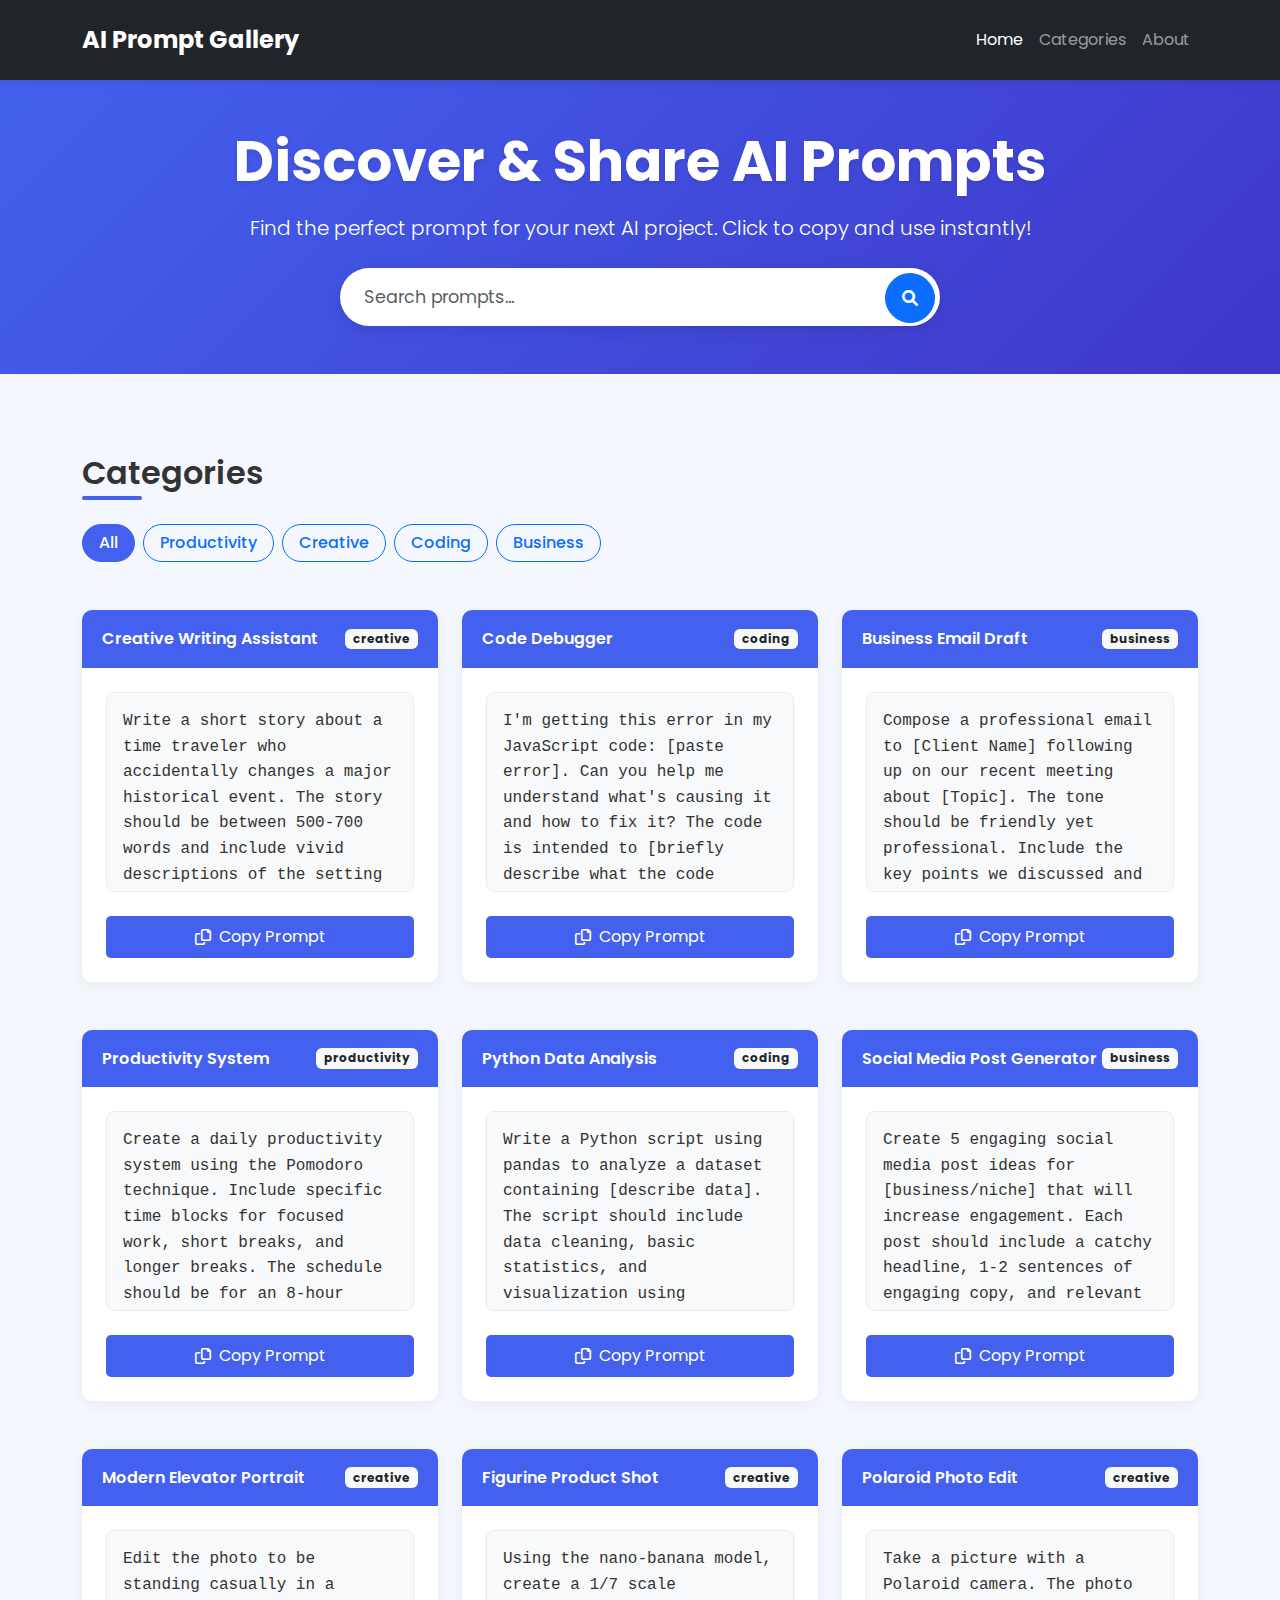
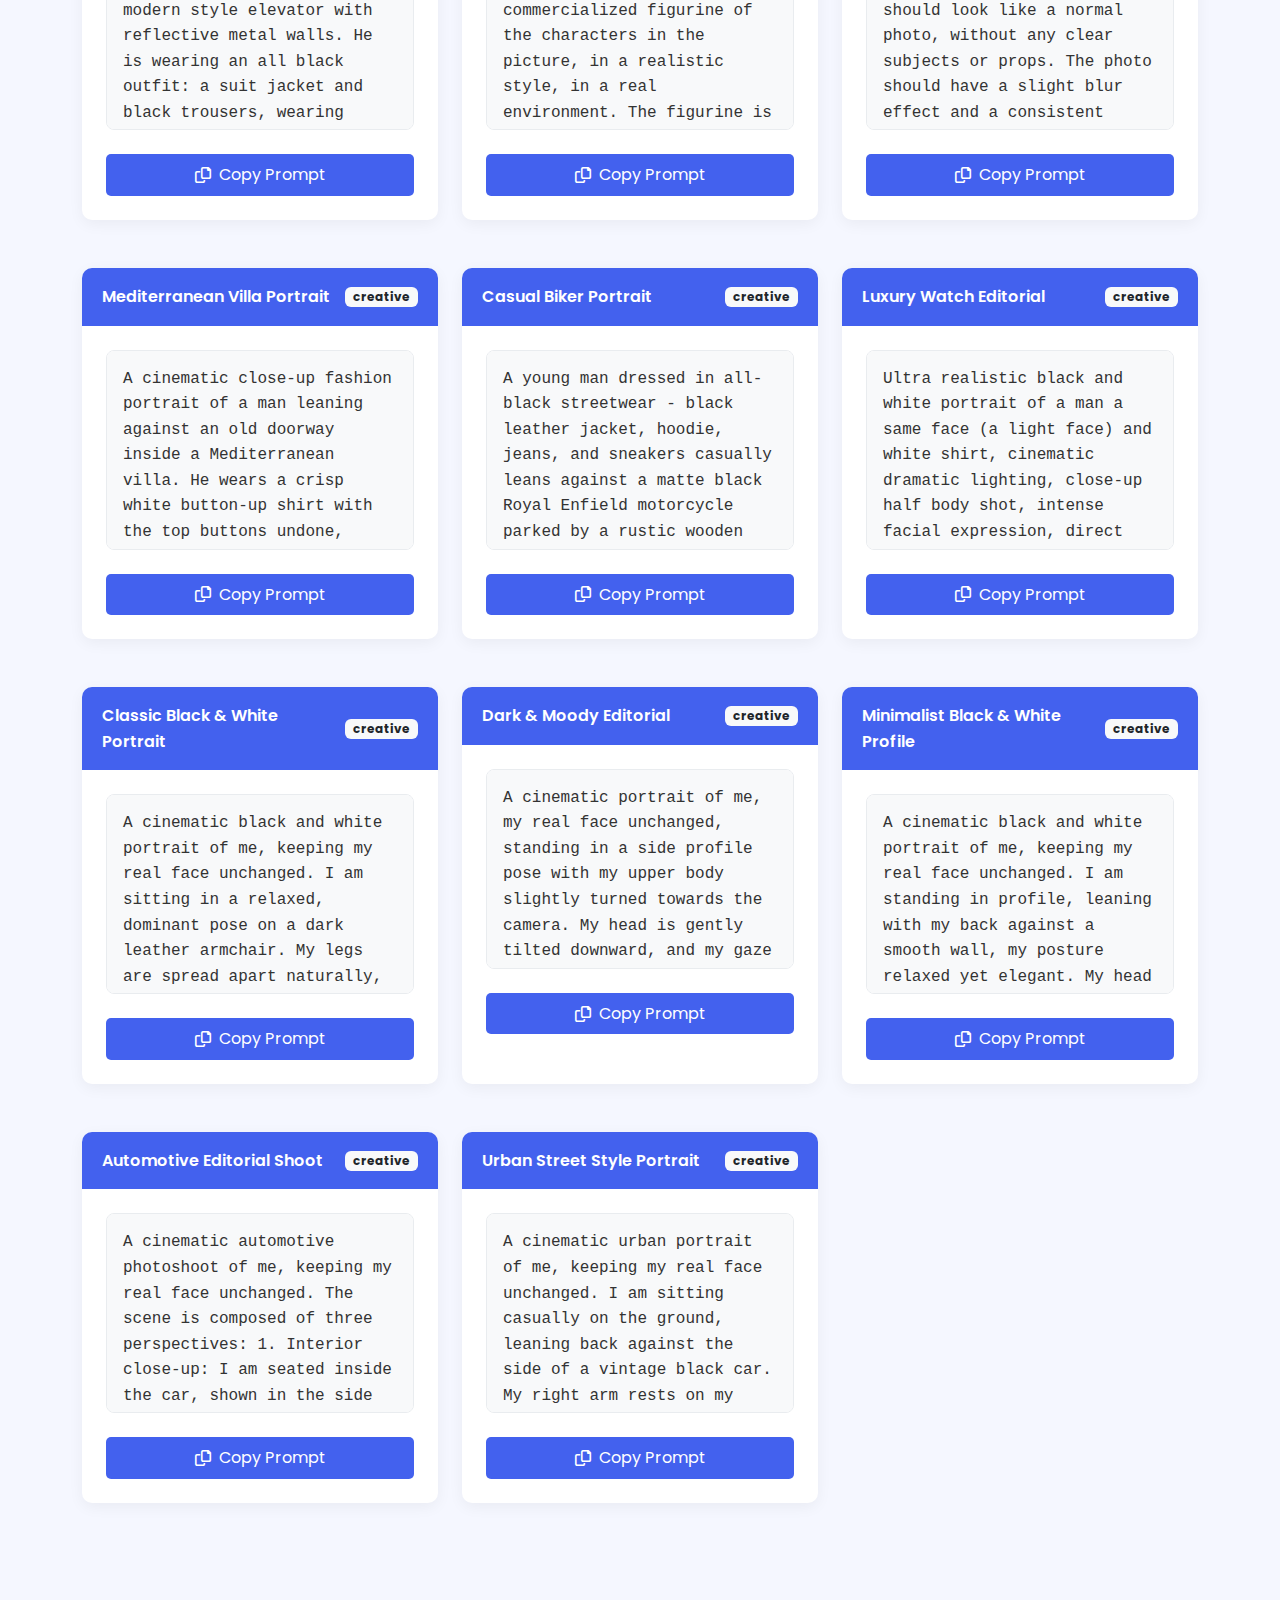
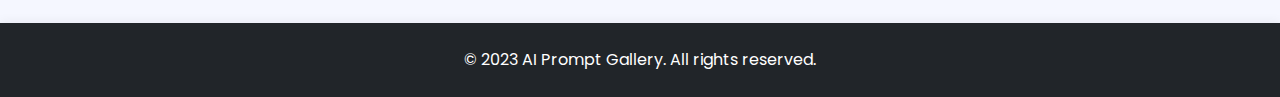
<file: index.html>
<!DOCTYPE html>
<html lang="en" prefix="og: https://ogp.me/ns#">
<head>
    <meta charset="UTF-8">
    <meta name="viewport" content="width=device-width, initial-scale=1.0">
    <meta name="description" content="Discover and share the best AI prompts for ChatGPT, GPT-3, and other AI tools. Find creative writing, coding, business, and productivity prompts. Copy with one click!">
    <meta name="keywords" content="AI prompts, ChatGPT prompts, GPT-3, prompt engineering, AI tools, productivity hacks, creative writing prompts, coding prompts, business AI, prompt gallery">
    <meta name="author" content="LewkCode">
    <meta name="robots" content="index, follow">
    <meta name="theme-color" content="#4361ee">
    <meta name="twitter:site" content="@lewkcode">
    <meta name="twitter:creator" content="@lewkcode">
    <meta property="article:published_time" content="2023-01-01T00:00:00+00:00">
    <meta property="article:modified_time" content="2023-01-01T00:00:00+00:00">
    <meta property="article:author" content="LewkCode">
    <meta property="article:section" content="Technology">
    <meta property="article:tag" content="AI">
    <meta property="article:tag" content="Prompts">
    <meta property="article:tag" content="Productivity">
    <link rel="sitemap" type="application/xml" title="Sitemap" href="/sitemap.xml">
    <link rel="alternate" type="application/rss+xml" title="RSS Feed" href="/feed.xml">
    
    <!-- Open Graph / Facebook -->
    <meta property="og:type" content="website">
    <meta property="og:url" content="https://prompt-gallery.lewkcode.com/">
    <meta property="og:title" content="AI Prompt Gallery | Discover & Share AI Prompts">
    <meta property="og:description" content="Discover and share the best AI prompts for your projects. Copy with one click and boost your productivity.">
    <meta property="og:image" content="https://prompt-gallery.lewkcode.com/images/og-image.jpg">
    
    <!-- Twitter -->
    <meta property="twitter:card" content="summary_large_image">
    <meta property="twitter:url" content="https://prompt-gallery.lewkcode.com/">
    <meta property="twitter:title" content="AI Prompt Gallery | Discover & Share AI Prompts">
    <meta property="twitter:description" content="Discover and share the best AI prompts for your projects. Copy with one click and boost your productivity.">
    <meta property="twitter:image" content="https://prompt-gallery.lewkcode.com/images/og-image.jpg">
    
    <title>AI Prompt Gallery | Discover & Share AI Prompts</title>
    <!-- Bootstrap 5 CSS -->
    <link href="https://cdn.jsdelivr.net/npm/bootstrap@5.3.0/dist/css/bootstrap.min.css" rel="stylesheet">
    <!-- Font Awesome for icons -->
    <link rel="stylesheet" href="https://cdnjs.cloudflare.com/ajax/libs/font-awesome/6.0.0/css/all.min.css">
    <!-- Google Fonts -->
    <link href="https://fonts.googleapis.com/css2?family=Poppins:wght@300;400;500;600;700&display=swap" rel="stylesheet">
    <!-- Custom CSS -->
    <link rel="canonical" href="https://prompt-gallery.lewkcode.com/">
    <link rel="stylesheet" href="styles.css">
    <link rel="icon" href="favicon.svg" type="image/svg+xml">
    <link rel="alternate icon" href="favicon.ico" type="image/x-icon">
</head>
<body>
    <!-- Navigation -->
    <nav class="navbar navbar-expand-lg navbar-dark bg-dark">
        <div class="container">
            <a class="navbar-brand" href="#">AI Prompt Gallery</a>
            <button class="navbar-toggler" type="button" data-bs-toggle="collapse" data-bs-target="#navbarNav">
                <span class="navbar-toggler-icon"></span>
            </button>
            <div class="collapse navbar-collapse" id="navbarNav">
                <ul class="navbar-nav ms-auto">
                    <li class="nav-item">
                        <a class="nav-link active" href="#">Home</a>
                    </li>
                    <li class="nav-item">
                        <a class="nav-link" href="#categories">Categories</a>
                    </li>
                    <li class="nav-item">
                        <a class="nav-link" href="#about">About</a>
                    </li>
                </ul>
            </div>
        </div>
    </nav>

    <!-- Hero Section -->
    <header class="hero-section text-center py-5" itemscope itemtype="https://schema.org/WebPage">
        <div class="container">
            <h1 class="display-4 fw-bold mb-3">Discover & Share AI Prompts</h1>
            <p class="lead mb-4">Find the perfect prompt for your next AI project. Click to copy and use instantly!</p>
            <div class="search-box mx-auto">
                <input type="text" class="form-control form-control-lg" id="searchInput" placeholder="Search prompts...">
                <button class="btn btn-primary"><i class="fas fa-search"></i></button>
            </div>
        </div>
    </header>

    <!-- Main Content -->
    <main class="py-5" itemscope itemtype="https://schema.org/ItemList">
        <div class="container">
            <!-- Categories -->
            <section id="categories" class="mb-5">
                <h2 class="section-title mb-4">Categories</h2>
                <div class="d-flex flex-wrap gap-2 mb-4" id="categoryFilters">
                    <button class="btn btn-outline-primary active" data-category="all">All</button>
                    <button class="btn btn-outline-primary" data-category="productivity">Productivity</button>
                    <button class="btn btn-outline-primary" data-category="creative">Creative</button>
                    <button class="btn btn-outline-primary" data-category="coding">Coding</button>
                    <button class="btn btn-outline-primary" data-category="business">Business</button>
                </div>
            </section>

            <!-- Prompts Grid -->
            <section class="row g-4" id="promptsContainer">
                <!-- Prompts will be dynamically inserted here -->
            </section>
        </div>
    </main>

    <!-- Footer -->
    <footer class="bg-dark text-white py-4 mt-5">
        <div class="container text-center">
            <p class="mb-0">© 2023 AI Prompt Gallery. All rights reserved.</p>
        </div>
    </footer>

    <!-- Toast Notification -->
    <div class="position-fixed bottom-0 end-0 p-3" style="z-index: 11">
        <div id="toast" class="toast" role="alert" aria-live="assertive" aria-atomic="true">
            <div class="toast-header">
                <strong class="me-auto">Success</strong>
                <button type="button" class="btn-close" data-bs-dismiss="toast" aria-label="Close"></button>
            </div>
            <div class="toast-body">
                Prompt copied to clipboard!
            </div>
        </div>
    </div>

    <!-- Bootstrap JS Bundle with Popper -->
    <script src="https://cdn.jsdelivr.net/npm/bootstrap@5.3.0/dist/js/bootstrap.bundle.min.js"></script>
    <!-- Custom JS -->
    <script src="script.js"></script>
    <!-- Structured Data -->
    <script type="application/ld+json">
    {
      "@context": "https://schema.org",
      "@type": "WebSite",
      "name": "AI Prompt Gallery",
      "url": "https://prompt-gallery.lewkcode.com",
      "potentialAction": {
        "@type": "SearchAction",
        "target": "https://prompt-gallery.lewkcode.com/?q={search_term_string}",
        "query-input": "required name=search_term_string"
      },
      "publisher": {
        "@type": "Organization",
        "name": "LewkCode",
        "logo": {
          "@type": "ImageObject",
          "url": "https://prompt-gallery.lewkcode.com/favicon.svg"
        }
      },
      "description": "Discover and share the best AI prompts for ChatGPT, GPT-3, and other AI tools."
    }
    </script>
    
    <script type="application/ld+json">
    {
      "@context": "https://schema.org",
      "@type": "ItemList",
      "itemListElement": [
        {
          "@type": "ListItem",
          "position": 1,
          "item": {
            "@type": "WebPage",
            "url": "https://prompt-gallery.lewkcode.com/#productivity",
            "name": "Productivity Prompts"
          }
        },
        {
          "@type": "ListItem",
          "position": 2,
          "item": {
            "@type": "WebPage",
            "url": "https://prompt-gallery.lewkcode.com/#coding",
            "name": "Coding Prompts"
          }
        },
        {
          "@type": "ListItem",
          "position": 3,
          "item": {
            "@type": "WebPage",
            "url": "https://prompt-gallery.lewkcode.com/#creative",
            "name": "Creative Writing Prompts"
          }
        },
        {
          "@type": "ListItem",
          "position": 4,
          "item": {
            "@type": "WebPage",
            "url": "https://prompt-gallery.lewkcode.com/#business",
            "name": "Business Prompts"
          }
        }
      ]
    }
    </script>
</body>
</html>
</file>
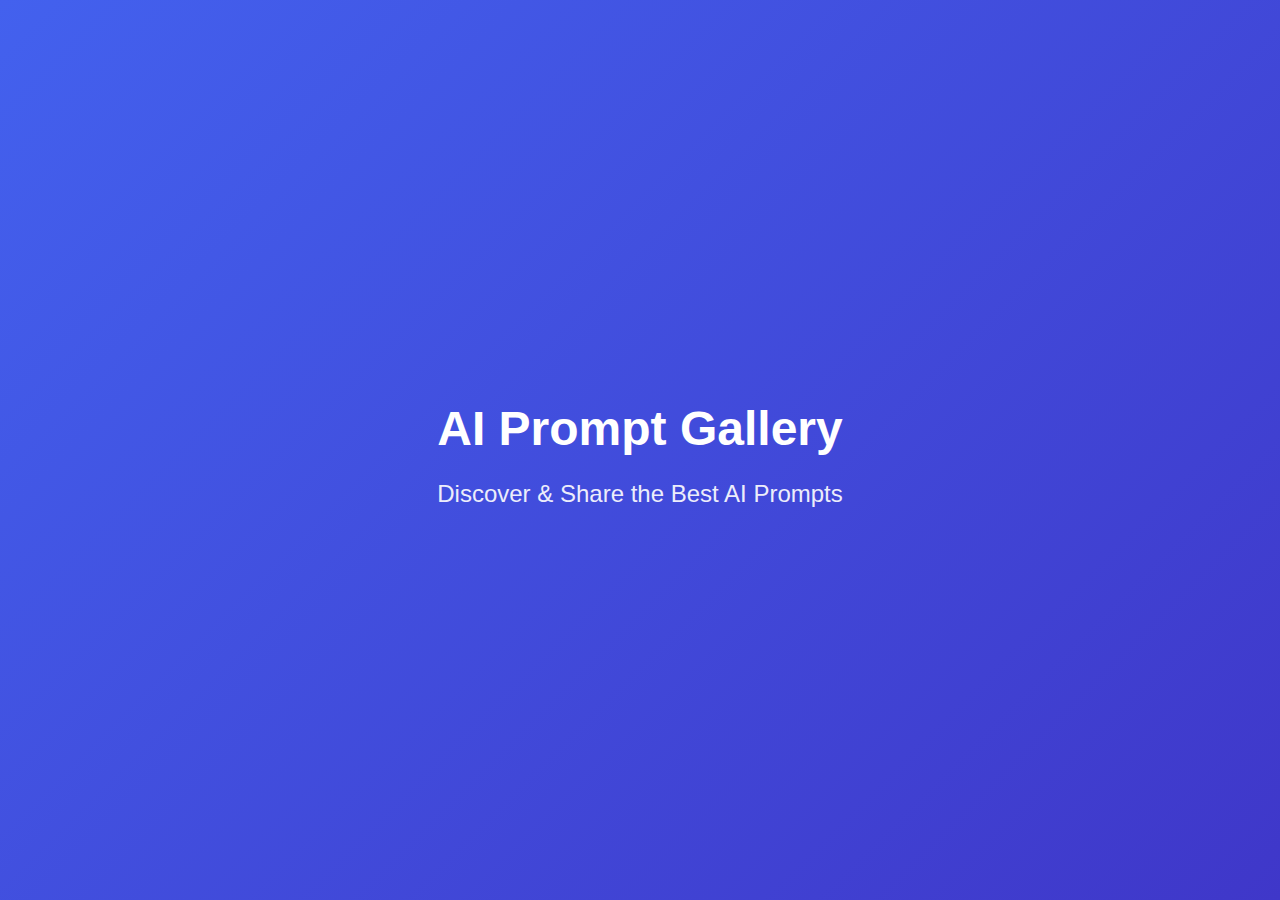
<file: og-image.html>
<!DOCTYPE html>
<html>
<head>
    <meta charset="UTF-8">
    <meta name="viewport" content="width=device-width, initial-scale=1.0">
    <title>AI Prompt Gallery</title>
    <style>
        body {
            margin: 0;
            padding: 0;
            display: flex;
            justify-content: center;
            align-items: center;
            height: 100vh;
            background: linear-gradient(135deg, #4361ee 0%, #3f37c9 100%);
            font-family: 'Poppins', sans-serif;
            color: white;
            text-align: center;
        }
        .container {
            padding: 2rem;
            max-width: 800px;
        }
        h1 {
            font-size: 3rem;
            margin-bottom: 1rem;
        }
        p {
            font-size: 1.5rem;
            opacity: 0.9;
        }
    </style>
</head>
<body>
    <div class="container">
        <h1>AI Prompt Gallery</h1>
        <p>Discover & Share the Best AI Prompts</p>
    </div>
</body>
</html>
</file>
<file: styles.css>
/* Global Styles */
:root {
    --primary-color: #4361ee;
    --secondary-color: #3f37c9;
    --dark-color: #1a1a2e;
    --light-color: #f8f9fa;
    --success-color: #4bb543;
}

body {
    font-family: 'Poppins', sans-serif;
    background-color: #f5f7ff;
    color: #333;
    line-height: 1.6;
}

/* Navigation */
.navbar {
    box-shadow: 0 2px 10px rgba(0, 0, 0, 0.1);
    padding: 1rem 0;
}

.navbar-brand {
    font-weight: 700;
    font-size: 1.5rem;
    color: #fff !important;
}

/* Hero Section */
.hero-section {
    background: linear-gradient(135deg, #4361ee 0%, #3f37c9 100%);
    color: white;
    padding: 4rem 0;
    margin-bottom: 2rem;
}

.hero-section h1 {
    font-weight: 700;
    text-shadow: 0 2px 4px rgba(0, 0, 0, 0.1);
}

.search-box {
    max-width: 600px;
    position: relative;
    margin: 0 auto;
}

.search-box input {
    padding: 1rem 1.5rem;
    border-radius: 50px;
    border: none;
    box-shadow: 0 4px 15px rgba(0, 0, 0, 0.1);
    font-size: 1.1rem;
}

.search-box button {
    position: absolute;
    right: 5px;
    top: 5px;
    bottom: 5px;
    border-radius: 50%;
    width: 50px;
    height: 50px;
    display: flex;
    align-items: center;
    justify-content: center;
}

/* Section Titles */
.section-title {
    position: relative;
    padding-bottom: 0.5rem;
    font-weight: 600;
}

.section-title::after {
    content: '';
    position: absolute;
    left: 0;
    bottom: 0;
    width: 60px;
    height: 4px;
    background: var(--primary-color);
    border-radius: 2px;
}

/* Prompt Cards */
.prompt-card {
    background: white;
    border-radius: 10px;
    overflow: hidden;
    box-shadow: 0 4px 15px rgba(0, 0, 0, 0.05);
    transition: transform 0.3s ease, box-shadow 0.3s ease;
    height: 100%;
    display: flex;
    flex-direction: column;
}

.prompt-card:hover {
    transform: translateY(-5px);
    box-shadow: 0 10px 25px rgba(0, 0, 0, 0.1);
}

.card-header {
    background-color: var(--primary-color);
    color: white;
    padding: 1rem 1.25rem;
    font-weight: 600;
    display: flex;
    justify-content: space-between;
    align-items: center;
}

.card-body {
    padding: 1.5rem;
    flex-grow: 1;
    display: flex;
    flex-direction: column;
}

.prompt-text {
    background-color: #f8f9fa;
    border-radius: 8px;
    padding: 1rem;
    font-family: 'Courier New', monospace;
    margin-bottom: 1.5rem;
    flex-grow: 1;
    overflow-y: auto;
    max-height: 200px;
    border: 1px solid #e9ecef;
}

.copy-btn {
    background-color: var(--primary-color);
    color: white;
    border: none;
    padding: 0.5rem 1rem;
    border-radius: 5px;
    cursor: pointer;
    transition: background-color 0.3s ease;
    display: flex;
    align-items: center;
    justify-content: center;
    gap: 0.5rem;
    width: 100%;
}

.copy-btn:hover {
    background-color: var(--secondary-color);
}

.copy-btn.copied {
    background-color: var(--success-color);
}

/* Category Filters */
#categoryFilters .btn {
    border-radius: 20px;
    padding: 0.375rem 1rem;
    font-weight: 500;
}

#categoryFilters .btn.active {
    background-color: var(--primary-color);
    color: white;
    border-color: var(--primary-color);
}

/* Footer */
footer {
    margin-top: 4rem;
    box-shadow: 0 -2px 10px rgba(0, 0, 0, 0.05);
}

/* Toast Notification */
.toast {
    border: none;
    border-radius: 8px;
    box-shadow: 0 4px 15px rgba(0, 0, 0, 0.1);
}

.toast-header {
    background-color: var(--success-color);
    color: white;
    border-radius: 8px 8px 0 0;
}

.toast-body {
    background-color: white;
    color: #333;
    border-radius: 0 0 8px 8px;
}

/* Responsive Design */
@media (max-width: 768px) {
    .hero-section {
        padding: 3rem 0;
    }
    
    .search-box {
        max-width: 100%;
    }
    
    #categoryFilters {
        overflow-x: auto;
        flex-wrap: nowrap;
        padding-bottom: 1rem;
    }
    
    #categoryFilters .btn {
        white-space: nowrap;
    }
}
</file>
